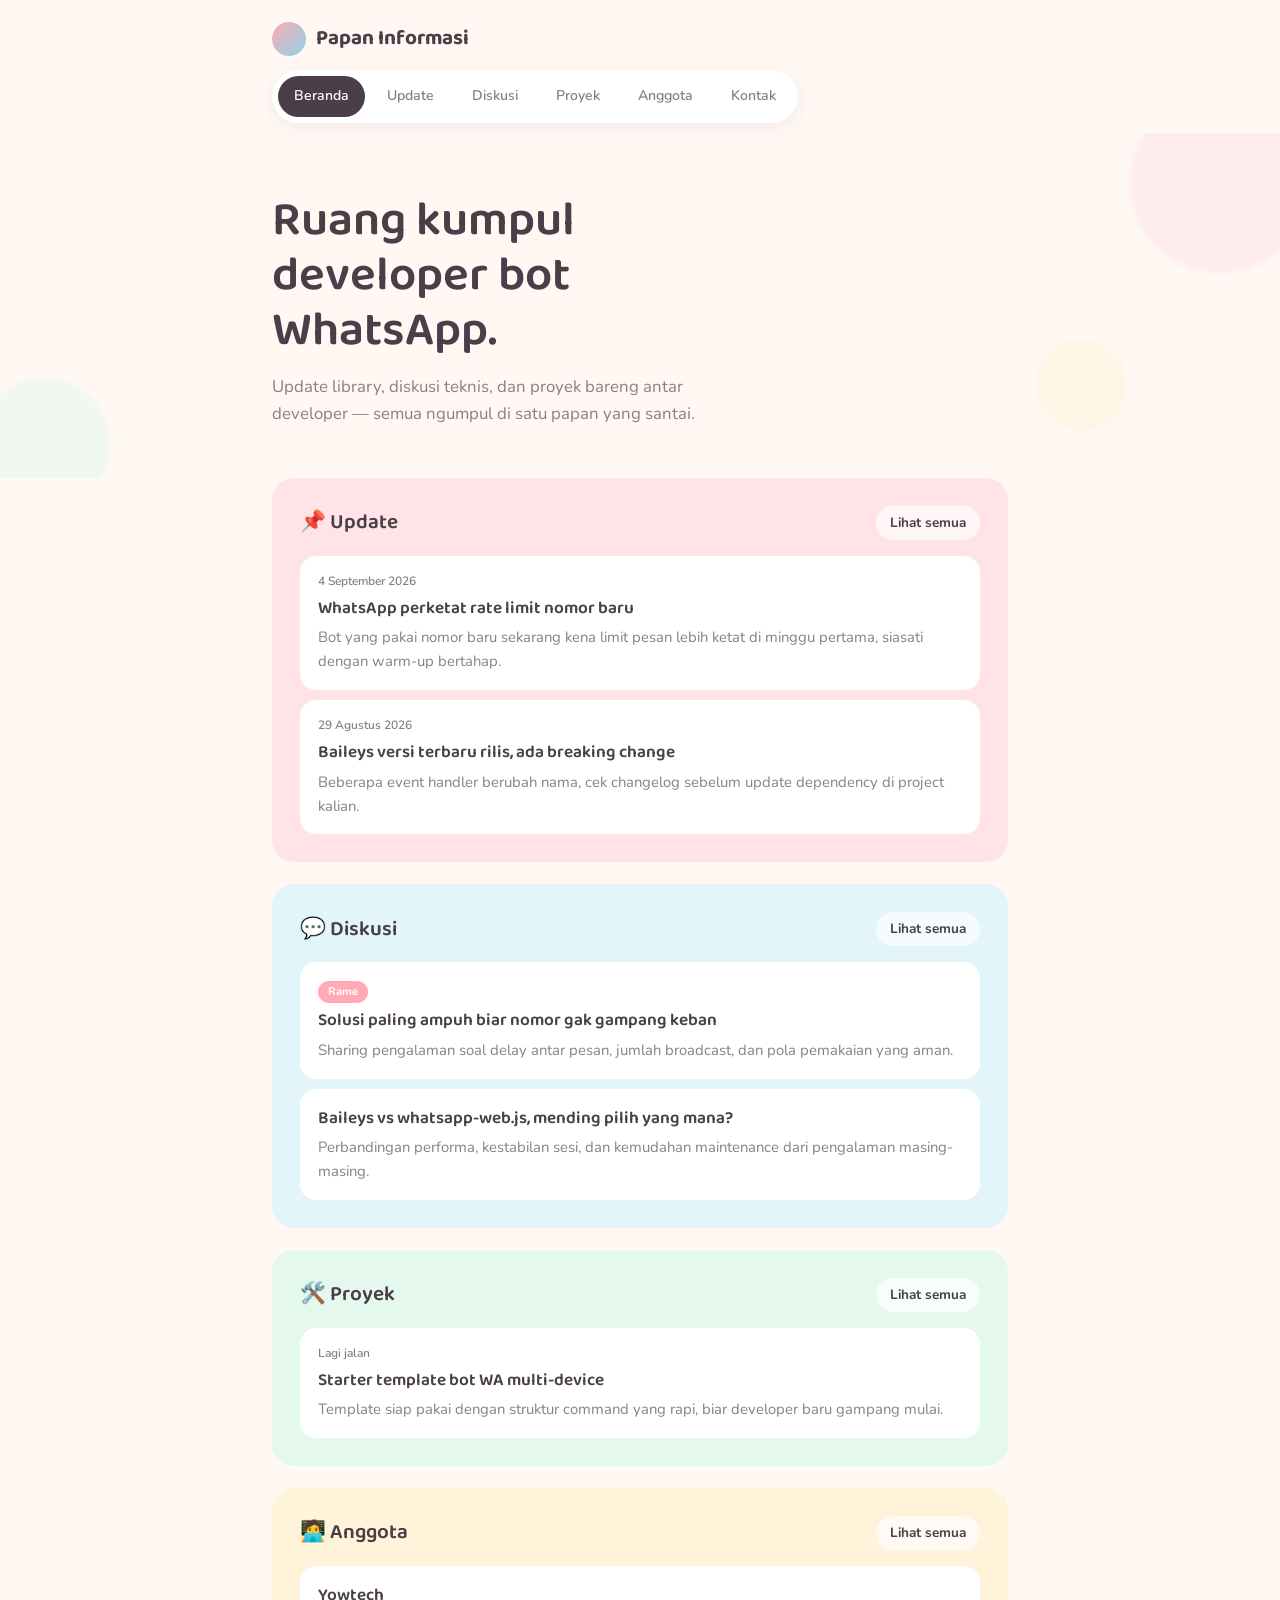
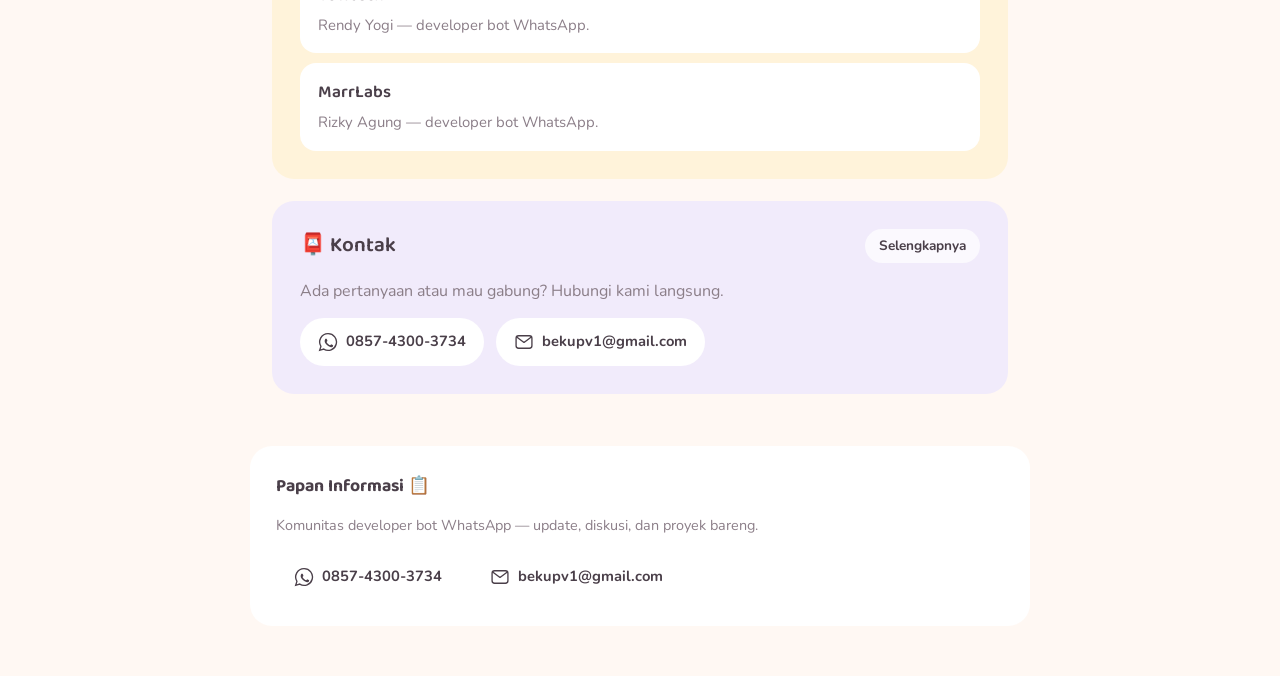
<file: index.html>
<!DOCTYPE html>
<html lang="id">
<head>
<meta charset="UTF-8">
<meta name="viewport" content="width=device-width, initial-scale=1.0">
<title>Papan Informasi</title>
<link rel="stylesheet" href="style.css">
</head>
<body>

<!-- ============================================================
     NAMA SITUS: ganti teks "Papan Informasi" di 2 tempat:
     tag <title> di atas, dan <span> di .brand di bawah ini.
     Kalau ganti nama, samain juga di semua file .html lain
     (update.html, diskusi.html, proyek.html, anggota.html, kontak.html)
     ============================================================ -->
<header class="topbar">
  <div class="wrap">
    <a href="index.html" class="brand"><span class="dot"></span><span>Papan Informasi</span></a>
    <nav class="pillnav">
      <a href="index.html" class="active">Beranda</a>
      <a href="update.html">Update</a>
      <a href="diskusi.html">Diskusi</a>
      <a href="proyek.html">Proyek</a>
      <a href="anggota.html">Anggota</a>
      <a href="kontak.html">Kontak</a>
    </nav>
  </div>
</header>

<!-- Teks hero / judul besar, bebas diganti -->
<section class="hero">
  <span class="blob b1"></span>
  <span class="blob b2"></span>
  <span class="blob b3"></span>
  <div class="wrap">
    <h1>Ruang kumpul developer bot WhatsApp.</h1>
    <p>Update library, diskusi teknis, dan proyek bareng antar developer — semua ngumpul di satu papan yang santai.</p>
  </div>
</section>

<main class="wrap">

  <!-- ===== KATEGORI: UPDATE (preview 2 item terbaru) ===== -->
  <section class="section cat-update">
    <div class="head">
      <h2>📌 Update</h2>
      <a class="more" href="update.html">Lihat semua</a>
    </div>
    <article class="entry">
      <div class="meta">4 September 2026</div>
      <h3>WhatsApp perketat rate limit nomor baru</h3>
      <p>Bot yang pakai nomor baru sekarang kena limit pesan lebih ketat di minggu pertama, siasati dengan warm-up bertahap.</p>
    </article>
    <article class="entry">
      <div class="meta">29 Agustus 2026</div>
      <h3>Baileys versi terbaru rilis, ada breaking change</h3>
      <p>Beberapa event handler berubah nama, cek changelog sebelum update dependency di project kalian.</p>
    </article>
  </section>

  <!-- ===== KATEGORI: DISKUSI ===== -->
  <section class="section cat-diskusi">
    <div class="head">
      <h2>💬 Diskusi</h2>
      <a class="more" href="diskusi.html">Lihat semua</a>
    </div>
    <article class="entry">
      <span class="tag">Rame</span>
      <h3>Solusi paling ampuh biar nomor gak gampang keban</h3>
      <p>Sharing pengalaman soal delay antar pesan, jumlah broadcast, dan pola pemakaian yang aman.</p>
    </article>
    <article class="entry">
      <h3>Baileys vs whatsapp-web.js, mending pilih yang mana?</h3>
      <p>Perbandingan performa, kestabilan sesi, dan kemudahan maintenance dari pengalaman masing-masing.</p>
    </article>
  </section>

  <!-- ===== KATEGORI: PROYEK ===== -->
  <section class="section cat-proyek">
    <div class="head">
      <h2>🛠️ Proyek</h2>
      <a class="more" href="proyek.html">Lihat semua</a>
    </div>
    <article class="entry">
      <div class="meta">Lagi jalan</div>
      <h3>Starter template bot WA multi-device</h3>
      <p>Template siap pakai dengan struktur command yang rapi, biar developer baru gampang mulai.</p>
    </article>
  </section>

  <!-- ===== KATEGORI: ANGGOTA =====
       Tiap anggota = satu <article class="entry">.
       Copy salah satu blok di bawah buat nambah anggota baru. ===== -->
  <section class="section cat-anggota">
    <div class="head">
      <h2>🧑‍💻 Anggota</h2>
      <a class="more" href="anggota.html">Lihat semua</a>
    </div>
    <article class="entry">
      <h3>Yowtech</h3>
      <p>Rendy Yogi — developer bot WhatsApp.</p>
    </article>
    <article class="entry">
      <h3>MarrLabs</h3>
      <p>Rizky Agung — developer bot WhatsApp.</p>
    </article>
  </section>

  <!-- ===== KATEGORI: KONTAK
       Nomor WA & email dipakai di sini DAN di footer semua halaman.
       Kalau ganti kontak, cari & replace di semua file .html. ===== -->
  <section class="section cat-kontak">
    <div class="head">
      <h2>📮 Kontak</h2>
      <a class="more" href="kontak.html">Selengkapnya</a>
    </div>
    <p style="color: var(--ink-soft); margin-bottom: 14px;">Ada pertanyaan atau mau gabung? Hubungi kami langsung.</p>
    <div class="contact-row">
      <a class="contact-pill" href="https://wa.me/6285743003734" target="_blank" rel="noopener">
        <svg class="ic" viewBox="0 0 24 24" fill="none"><path d="M12 2a10 10 0 0 0-8.5 15.2L2 22l4.9-1.5A10 10 0 1 0 12 2Z" stroke="currentColor" stroke-width="1.6"/><path d="M8.5 8.7c.2-.6.5-.6.8-.6h.6c.2 0 .4 0 .6.4.2.5.7 1.6.7 1.8.1.1.1.3 0 .4-.1.2-.1.3-.3.4l-.4.5c-.1.2-.3.3-.1.6.2.3.8 1.3 1.7 2.1 1.1 1 2 1.3 2.3 1.5.3.1.5.1.6-.1l.6-.7c.2-.2.4-.2.6-.1l1.5.7c.2.1.4.2.4.4.1.2.1 1-.2 1.3-.4.5-1.2 1-2.1.9-1.4-.1-3.2-.9-4.7-2.3-1.9-1.8-3-3.6-3.1-4.9-.1-.9.3-1.6.6-1.9Z" fill="currentColor"/></svg>
        0857-4300-3734
      </a>
      <a class="contact-pill" href="mailto:bekupv1@gmail.com">
        <svg class="ic" viewBox="0 0 24 24" fill="none"><rect x="2.5" y="4.5" width="19" height="15" rx="3" stroke="currentColor" stroke-width="1.6"/><path d="M4 6.5l8 6 8-6" stroke="currentColor" stroke-width="1.6" stroke-linecap="round" stroke-linejoin="round"/></svg>
        bekupv1@gmail.com
      </a>
    </div>
  </section>

</main>

<!-- ============================================================
     FOOTER: blok yang sama persis ditaruh di semua halaman.
     Kalau ganti kontak/nama situs, edit di sini juga.
     ============================================================ -->
<footer>
  <div class="wrap">
    <div class="foot-top">
      <span>Papan Informasi 📋</span>
    </div>
    <p class="tagline">Komunitas developer bot WhatsApp — update, diskusi, dan proyek bareng.</p>
    <div class="contact-row">
      <a class="contact-pill" href="https://wa.me/6285743003734" target="_blank" rel="noopener">
        <svg class="ic" viewBox="0 0 24 24" fill="none"><path d="M12 2a10 10 0 0 0-8.5 15.2L2 22l4.9-1.5A10 10 0 1 0 12 2Z" stroke="currentColor" stroke-width="1.6"/><path d="M8.5 8.7c.2-.6.5-.6.8-.6h.6c.2 0 .4 0 .6.4.2.5.7 1.6.7 1.8.1.1.1.3 0 .4-.1.2-.1.3-.3.4l-.4.5c-.1.2-.3.3-.1.6.2.3.8 1.3 1.7 2.1 1.1 1 2 1.3 2.3 1.5.3.1.5.1.6-.1l.6-.7c.2-.2.4-.2.6-.1l1.5.7c.2.1.4.2.4.4.1.2.1 1-.2 1.3-.4.5-1.2 1-2.1.9-1.4-.1-3.2-.9-4.7-2.3-1.9-1.8-3-3.6-3.1-4.9-.1-.9.3-1.6.6-1.9Z" fill="currentColor"/></svg>
        0857-4300-3734
      </a>
      <a class="contact-pill" href="mailto:bekupv1@gmail.com">
        <svg class="ic" viewBox="0 0 24 24" fill="none"><rect x="2.5" y="4.5" width="19" height="15" rx="3" stroke="currentColor" stroke-width="1.6"/><path d="M4 6.5l8 6 8-6" stroke="currentColor" stroke-width="1.6" stroke-linecap="round" stroke-linejoin="round"/></svg>
        bekupv1@gmail.com
      </a>
    </div>
  </div>
</footer>

</body>
</html>
</file>
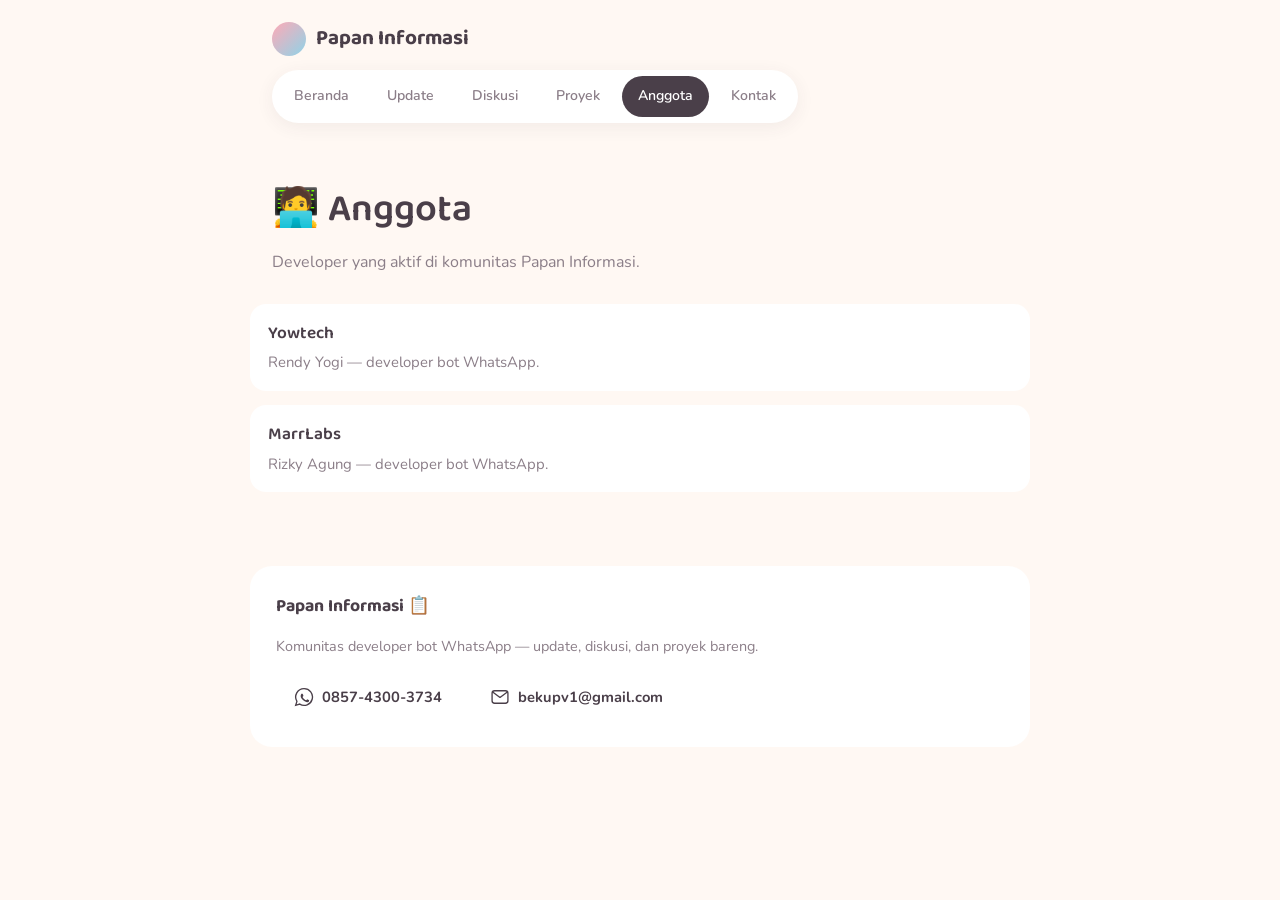
<file: anggota.html>
<!DOCTYPE html>
<html lang="id">
<head>
<meta charset="UTF-8">
<meta name="viewport" content="width=device-width, initial-scale=1.0">
<title>Anggota — Papan Informasi</title>
<link rel="stylesheet" href="style.css">
</head>
<body>

<header class="topbar">
  <div class="wrap">
    <a href="index.html" class="brand"><span class="dot"></span><span>Papan Informasi</span></a>
    <nav class="pillnav">
      <a href="index.html">Beranda</a>
      <a href="update.html">Update</a>
      <a href="diskusi.html">Diskusi</a>
      <a href="proyek.html">Proyek</a>
      <a href="anggota.html" class="active">Anggota</a>
      <a href="kontak.html">Kontak</a>
    </nav>
  </div>
</header>

<div class="page-head">
  <div class="wrap">
    <h1>🧑‍💻 Anggota</h1>
    <p>Developer yang aktif di komunitas Papan Informasi.</p>
  </div>
</div>

<!-- ===== DAFTAR ANGGOTA =====
     Tiap anggota = satu <article class="entry">.
     <h3> = alias/nama panggilan, <p> = nama asli (bisa ditambah role kalau mau).
     Copy blok di bawah buat nambah anggota baru. ===== -->
<main class="wrap stack">

  <article class="entry">
    <h3>Yowtech</h3>
    <p>Rendy Yogi — developer bot WhatsApp.</p>
  </article>

  <article class="entry">
    <h3>MarrLabs</h3>
    <p>Rizky Agung — developer bot WhatsApp.</p>
  </article>

  <!--
  Contoh nambah anggota baru, tinggal copy paste blok ini
  dan ganti alias + nama aslinya:

  <article class="entry">
    <h3>Alias</h3>
    <p>Nama Asli — deskripsi singkat.</p>
  </article>
  -->

</main>

<footer>
  <div class="wrap">
    <div class="foot-top">
      <span>Papan Informasi 📋</span>
    </div>
    <p class="tagline">Komunitas developer bot WhatsApp — update, diskusi, dan proyek bareng.</p>
    <div class="contact-row">
      <a class="contact-pill" href="https://wa.me/6285743003734" target="_blank" rel="noopener">
        <svg class="ic" viewBox="0 0 24 24" fill="none"><path d="M12 2a10 10 0 0 0-8.5 15.2L2 22l4.9-1.5A10 10 0 1 0 12 2Z" stroke="currentColor" stroke-width="1.6"/><path d="M8.5 8.7c.2-.6.5-.6.8-.6h.6c.2 0 .4 0 .6.4.2.5.7 1.6.7 1.8.1.1.1.3 0 .4-.1.2-.1.3-.3.4l-.4.5c-.1.2-.3.3-.1.6.2.3.8 1.3 1.7 2.1 1.1 1 2 1.3 2.3 1.5.3.1.5.1.6-.1l.6-.7c.2-.2.4-.2.6-.1l1.5.7c.2.1.4.2.4.4.1.2.1 1-.2 1.3-.4.5-1.2 1-2.1.9-1.4-.1-3.2-.9-4.7-2.3-1.9-1.8-3-3.6-3.1-4.9-.1-.9.3-1.6.6-1.9Z" fill="currentColor"/></svg>
        0857-4300-3734
      </a>
      <a class="contact-pill" href="mailto:bekupv1@gmail.com">
        <svg class="ic" viewBox="0 0 24 24" fill="none"><rect x="2.5" y="4.5" width="19" height="15" rx="3" stroke="currentColor" stroke-width="1.6"/><path d="M4 6.5l8 6 8-6" stroke="currentColor" stroke-width="1.6" stroke-linecap="round" stroke-linejoin="round"/></svg>
        bekupv1@gmail.com
      </a>
    </div>
  </div>
</footer>

</body>
</html>
</file>
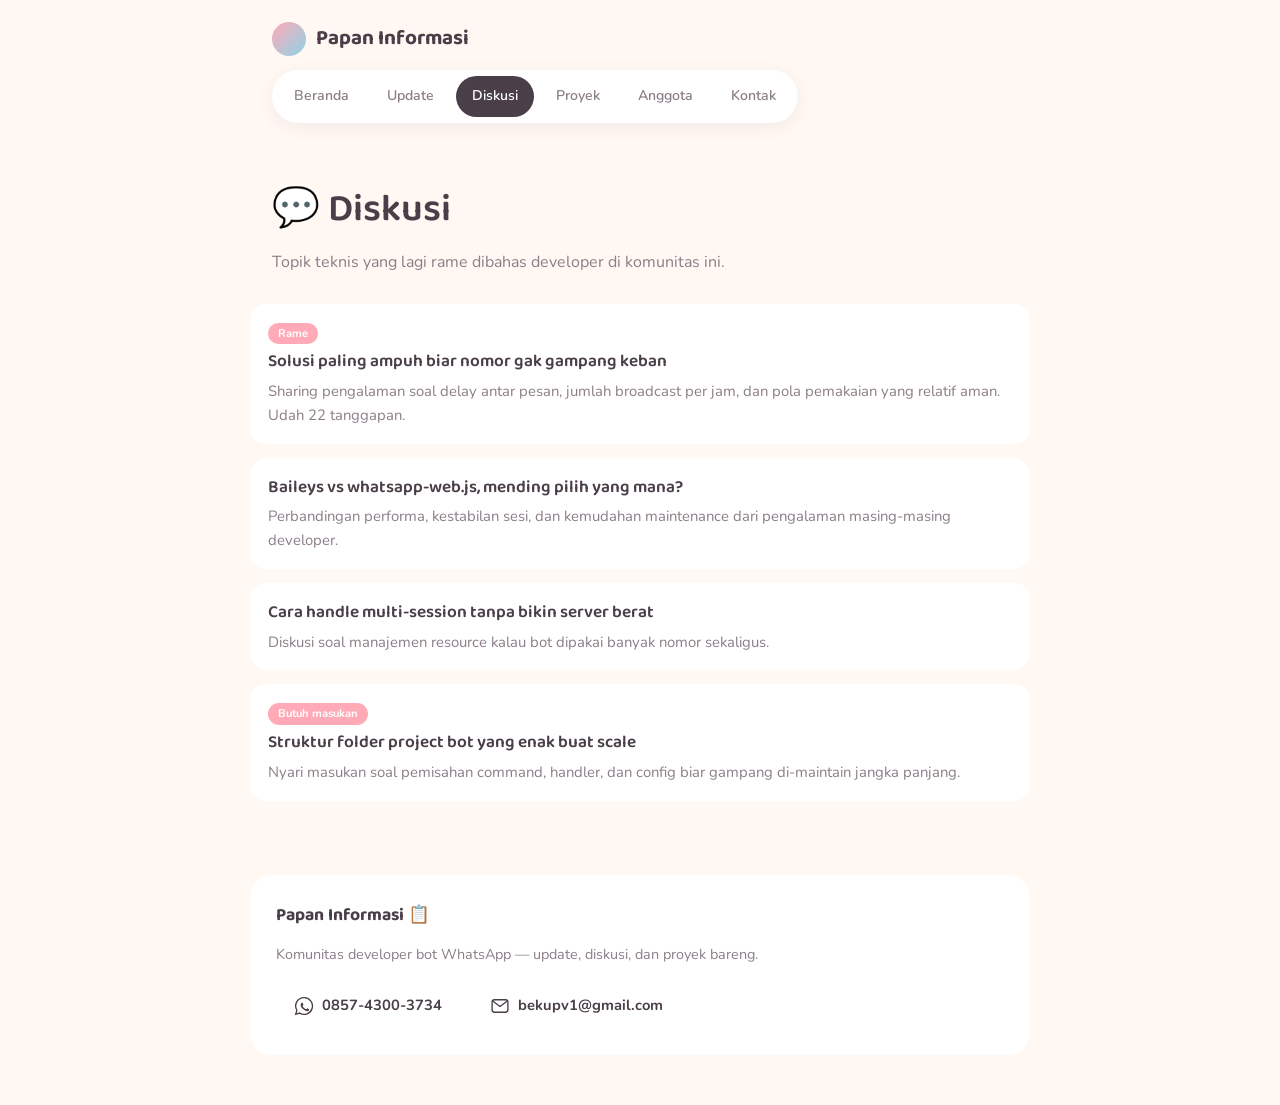
<file: diskusi.html>
<!DOCTYPE html>
<html lang="id">
<head>
<meta charset="UTF-8">
<meta name="viewport" content="width=device-width, initial-scale=1.0">
<title>Diskusi — Papan Informasi</title>
<link rel="stylesheet" href="style.css">
</head>
<body>

<header class="topbar">
  <div class="wrap">
    <a href="index.html" class="brand"><span class="dot"></span><span>Papan Informasi</span></a>
    <nav class="pillnav">
      <a href="index.html">Beranda</a>
      <a href="update.html">Update</a>
      <a href="diskusi.html" class="active">Diskusi</a>
      <a href="proyek.html">Proyek</a>
      <a href="anggota.html">Anggota</a>
      <a href="kontak.html">Kontak</a>
    </nav>
  </div>
</header>

<div class="page-head">
  <div class="wrap">
    <h1>💬 Diskusi</h1>
    <p>Topik teknis yang lagi rame dibahas developer di komunitas ini.</p>
  </div>
</div>

<!-- ===== DAFTAR DISKUSI =====
     Tiap topik = satu <article class="entry">.
     Class "tag" opsional, dipakai buat label kecil kayak "Rame".
     Copy blok di bawah buat nambah topik baru. ===== -->
<main class="wrap stack">

  <article class="entry">
    <span class="tag">Rame</span>
    <h3>Solusi paling ampuh biar nomor gak gampang keban</h3>
    <p>Sharing pengalaman soal delay antar pesan, jumlah broadcast per jam, dan pola pemakaian yang relatif aman. Udah 22 tanggapan.</p>
  </article>

  <article class="entry">
    <h3>Baileys vs whatsapp-web.js, mending pilih yang mana?</h3>
    <p>Perbandingan performa, kestabilan sesi, dan kemudahan maintenance dari pengalaman masing-masing developer.</p>
  </article>

  <article class="entry">
    <h3>Cara handle multi-session tanpa bikin server berat</h3>
    <p>Diskusi soal manajemen resource kalau bot dipakai banyak nomor sekaligus.</p>
  </article>

  <article class="entry">
    <span class="tag">Butuh masukan</span>
    <h3>Struktur folder project bot yang enak buat scale</h3>
    <p>Nyari masukan soal pemisahan command, handler, dan config biar gampang di-maintain jangka panjang.</p>
  </article>

</main>

<footer>
  <div class="wrap">
    <div class="foot-top">
      <span>Papan Informasi 📋</span>
    </div>
    <p class="tagline">Komunitas developer bot WhatsApp — update, diskusi, dan proyek bareng.</p>
    <div class="contact-row">
      <a class="contact-pill" href="https://wa.me/6285743003734" target="_blank" rel="noopener">
        <svg class="ic" viewBox="0 0 24 24" fill="none"><path d="M12 2a10 10 0 0 0-8.5 15.2L2 22l4.9-1.5A10 10 0 1 0 12 2Z" stroke="currentColor" stroke-width="1.6"/><path d="M8.5 8.7c.2-.6.5-.6.8-.6h.6c.2 0 .4 0 .6.4.2.5.7 1.6.7 1.8.1.1.1.3 0 .4-.1.2-.1.3-.3.4l-.4.5c-.1.2-.3.3-.1.6.2.3.8 1.3 1.7 2.1 1.1 1 2 1.3 2.3 1.5.3.1.5.1.6-.1l.6-.7c.2-.2.4-.2.6-.1l1.5.7c.2.1.4.2.4.4.1.2.1 1-.2 1.3-.4.5-1.2 1-2.1.9-1.4-.1-3.2-.9-4.7-2.3-1.9-1.8-3-3.6-3.1-4.9-.1-.9.3-1.6.6-1.9Z" fill="currentColor"/></svg>
        0857-4300-3734
      </a>
      <a class="contact-pill" href="mailto:bekupv1@gmail.com">
        <svg class="ic" viewBox="0 0 24 24" fill="none"><rect x="2.5" y="4.5" width="19" height="15" rx="3" stroke="currentColor" stroke-width="1.6"/><path d="M4 6.5l8 6 8-6" stroke="currentColor" stroke-width="1.6" stroke-linecap="round" stroke-linejoin="round"/></svg>
        bekupv1@gmail.com
      </a>
    </div>
  </div>
</footer>

</body>
</html>
</file>
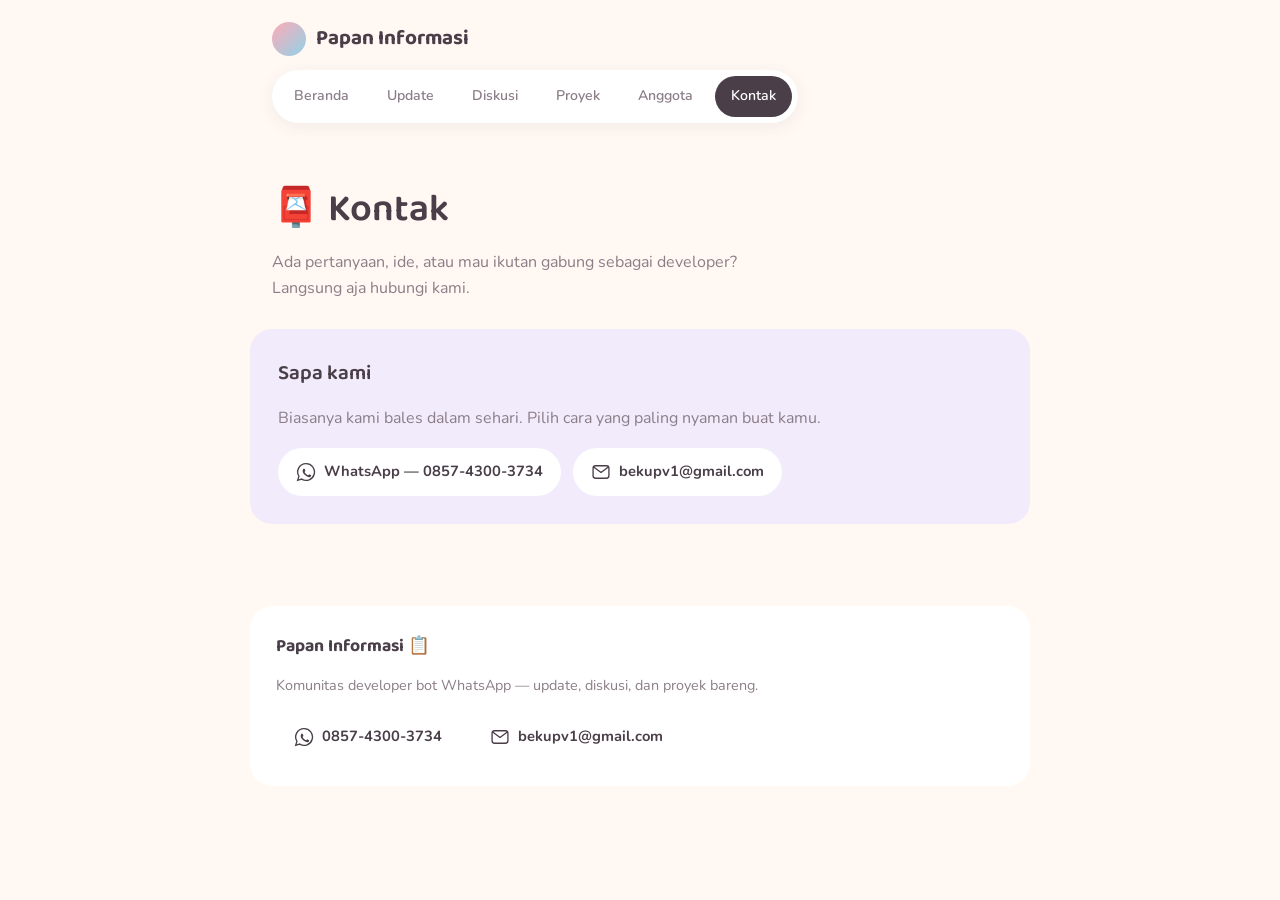
<file: kontak.html>
<!DOCTYPE html>
<html lang="id">
<head>
<meta charset="UTF-8">
<meta name="viewport" content="width=device-width, initial-scale=1.0">
<title>Kontak — Papan Informasi</title>
<link rel="stylesheet" href="style.css">
</head>
<body>

<header class="topbar">
  <div class="wrap">
    <a href="index.html" class="brand"><span class="dot"></span><span>Papan Informasi</span></a>
    <nav class="pillnav">
      <a href="index.html">Beranda</a>
      <a href="update.html">Update</a>
      <a href="diskusi.html">Diskusi</a>
      <a href="proyek.html">Proyek</a>
      <a href="anggota.html">Anggota</a>
      <a href="kontak.html" class="active">Kontak</a>
    </nav>
  </div>
</header>

<div class="page-head">
  <div class="wrap">
    <h1>📮 Kontak</h1>
    <p>Ada pertanyaan, ide, atau mau ikutan gabung sebagai developer? Langsung aja hubungi kami.</p>
  </div>
</div>

<!-- ===== NOMOR WA & EMAIL =====
     Format link WhatsApp: https://wa.me/62xxxxxxxxxxx (pakai kode negara 62, tanpa 0 di depan).
     Nomor & email ini juga muncul di footer semua halaman lain —
     kalau ganti, cari & replace di semua file .html biar konsisten. ===== -->
<main class="wrap stack">

  <section class="section cat-kontak" style="animation-delay:.05s;">
    <div class="head">
      <h2>Sapa kami</h2>
    </div>
    <p style="color: var(--ink-soft); margin-bottom: 16px;">Biasanya kami bales dalam sehari. Pilih cara yang paling nyaman buat kamu.</p>
    <div class="contact-row">
      <a class="contact-pill" href="https://wa.me/6285743003734" target="_blank" rel="noopener">
        <svg class="ic" viewBox="0 0 24 24" fill="none"><path d="M12 2a10 10 0 0 0-8.5 15.2L2 22l4.9-1.5A10 10 0 1 0 12 2Z" stroke="currentColor" stroke-width="1.6"/><path d="M8.5 8.7c.2-.6.5-.6.8-.6h.6c.2 0 .4 0 .6.4.2.5.7 1.6.7 1.8.1.1.1.3 0 .4-.1.2-.1.3-.3.4l-.4.5c-.1.2-.3.3-.1.6.2.3.8 1.3 1.7 2.1 1.1 1 2 1.3 2.3 1.5.3.1.5.1.6-.1l.6-.7c.2-.2.4-.2.6-.1l1.5.7c.2.1.4.2.4.4.1.2.1 1-.2 1.3-.4.5-1.2 1-2.1.9-1.4-.1-3.2-.9-4.7-2.3-1.9-1.8-3-3.6-3.1-4.9-.1-.9.3-1.6.6-1.9Z" fill="currentColor"/></svg>
        WhatsApp — 0857-4300-3734
      </a>
      <a class="contact-pill" href="mailto:bekupv1@gmail.com">
        <svg class="ic" viewBox="0 0 24 24" fill="none"><rect x="2.5" y="4.5" width="19" height="15" rx="3" stroke="currentColor" stroke-width="1.6"/><path d="M4 6.5l8 6 8-6" stroke="currentColor" stroke-width="1.6" stroke-linecap="round" stroke-linejoin="round"/></svg>
        bekupv1@gmail.com
      </a>
    </div>
  </section>

</main>

<footer>
  <div class="wrap">
    <div class="foot-top">
      <span>Papan Informasi 📋</span>
    </div>
    <p class="tagline">Komunitas developer bot WhatsApp — update, diskusi, dan proyek bareng.</p>
    <div class="contact-row">
      <a class="contact-pill" href="https://wa.me/6285743003734" target="_blank" rel="noopener">
        <svg class="ic" viewBox="0 0 24 24" fill="none"><path d="M12 2a10 10 0 0 0-8.5 15.2L2 22l4.9-1.5A10 10 0 1 0 12 2Z" stroke="currentColor" stroke-width="1.6"/><path d="M8.5 8.7c.2-.6.5-.6.8-.6h.6c.2 0 .4 0 .6.4.2.5.7 1.6.7 1.8.1.1.1.3 0 .4-.1.2-.1.3-.3.4l-.4.5c-.1.2-.3.3-.1.6.2.3.8 1.3 1.7 2.1 1.1 1 2 1.3 2.3 1.5.3.1.5.1.6-.1l.6-.7c.2-.2.4-.2.6-.1l1.5.7c.2.1.4.2.4.4.1.2.1 1-.2 1.3-.4.5-1.2 1-2.1.9-1.4-.1-3.2-.9-4.7-2.3-1.9-1.8-3-3.6-3.1-4.9-.1-.9.3-1.6.6-1.9Z" fill="currentColor"/></svg>
        0857-4300-3734
      </a>
      <a class="contact-pill" href="mailto:bekupv1@gmail.com">
        <svg class="ic" viewBox="0 0 24 24" fill="none"><rect x="2.5" y="4.5" width="19" height="15" rx="3" stroke="currentColor" stroke-width="1.6"/><path d="M4 6.5l8 6 8-6" stroke="currentColor" stroke-width="1.6" stroke-linecap="round" stroke-linejoin="round"/></svg>
        bekupv1@gmail.com
      </a>
    </div>
  </div>
</footer>

</body>
</html>
</file>
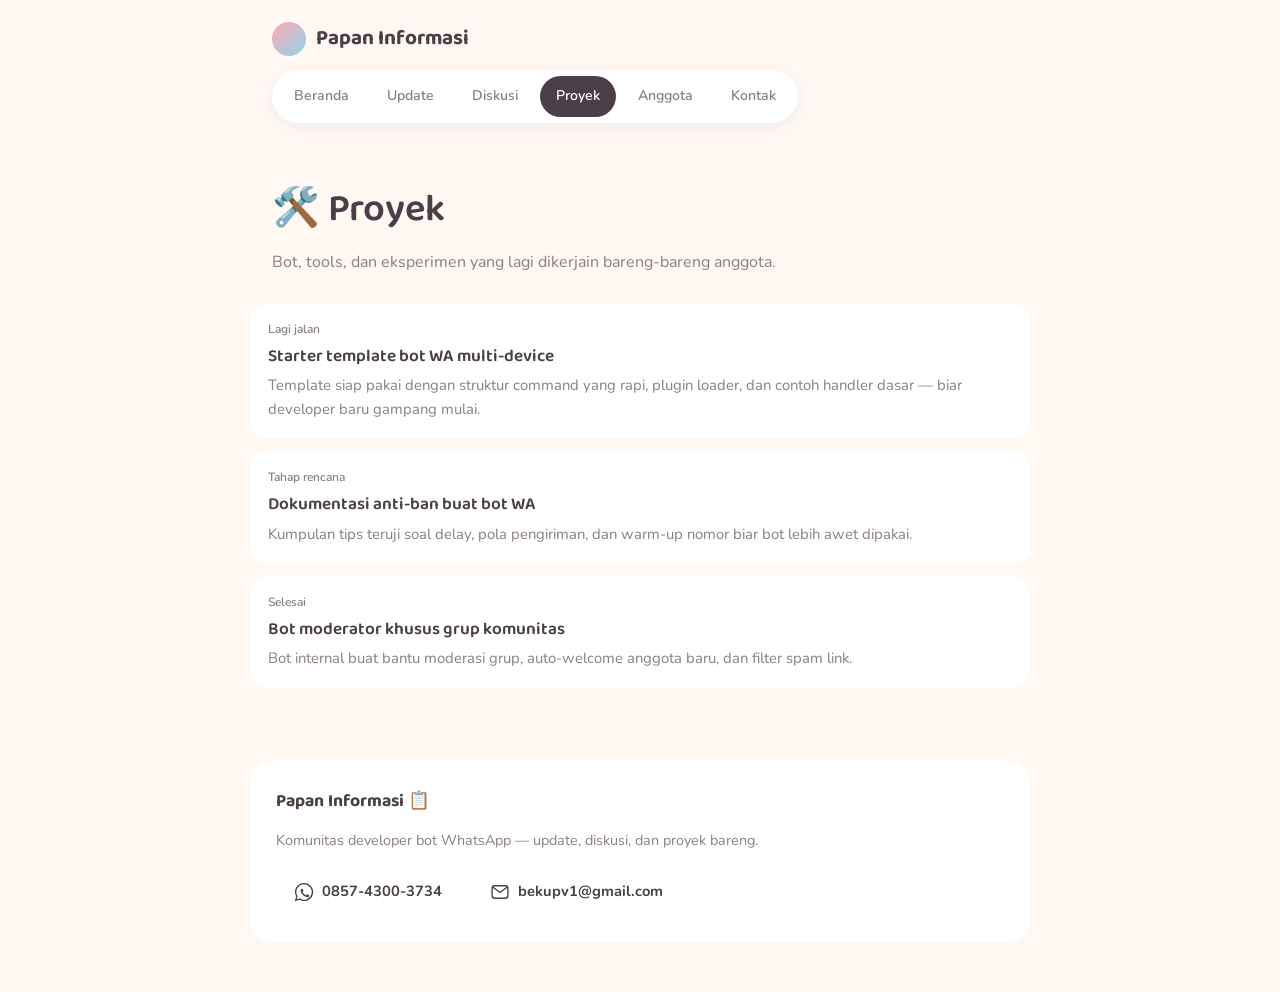
<file: proyek.html>
<!DOCTYPE html>
<html lang="id">
<head>
<meta charset="UTF-8">
<meta name="viewport" content="width=device-width, initial-scale=1.0">
<title>Proyek — Papan Informasi</title>
<link rel="stylesheet" href="style.css">
</head>
<body>

<header class="topbar">
  <div class="wrap">
    <a href="index.html" class="brand"><span class="dot"></span><span>Papan Informasi</span></a>
    <nav class="pillnav">
      <a href="index.html">Beranda</a>
      <a href="update.html">Update</a>
      <a href="diskusi.html">Diskusi</a>
      <a href="proyek.html" class="active">Proyek</a>
      <a href="anggota.html">Anggota</a>
      <a href="kontak.html">Kontak</a>
    </nav>
  </div>
</header>

<div class="page-head">
  <div class="wrap">
    <h1>🛠️ Proyek</h1>
    <p>Bot, tools, dan eksperimen yang lagi dikerjain bareng-bareng anggota.</p>
  </div>
</div>

<!-- ===== DAFTAR PROYEK =====
     Tiap proyek = satu <article class="entry">.
     Isi ".meta" bisa diganti jadi "Lagi jalan" / "Tahap rencana" / "Selesai".
     Copy blok di bawah buat nambah proyek baru. ===== -->
<main class="wrap stack">

  <article class="entry">
    <div class="meta">Lagi jalan</div>
    <h3>Starter template bot WA multi-device</h3>
    <p>Template siap pakai dengan struktur command yang rapi, plugin loader, dan contoh handler dasar — biar developer baru gampang mulai.</p>
  </article>

  <article class="entry">
    <div class="meta">Tahap rencana</div>
    <h3>Dokumentasi anti-ban buat bot WA</h3>
    <p>Kumpulan tips teruji soal delay, pola pengiriman, dan warm-up nomor biar bot lebih awet dipakai.</p>
  </article>

  <article class="entry">
    <div class="meta">Selesai</div>
    <h3>Bot moderator khusus grup komunitas</h3>
    <p>Bot internal buat bantu moderasi grup, auto-welcome anggota baru, dan filter spam link.</p>
  </article>

</main>

<footer>
  <div class="wrap">
    <div class="foot-top">
      <span>Papan Informasi 📋</span>
    </div>
    <p class="tagline">Komunitas developer bot WhatsApp — update, diskusi, dan proyek bareng.</p>
    <div class="contact-row">
      <a class="contact-pill" href="https://wa.me/6285743003734" target="_blank" rel="noopener">
        <svg class="ic" viewBox="0 0 24 24" fill="none"><path d="M12 2a10 10 0 0 0-8.5 15.2L2 22l4.9-1.5A10 10 0 1 0 12 2Z" stroke="currentColor" stroke-width="1.6"/><path d="M8.5 8.7c.2-.6.5-.6.8-.6h.6c.2 0 .4 0 .6.4.2.5.7 1.6.7 1.8.1.1.1.3 0 .4-.1.2-.1.3-.3.4l-.4.5c-.1.2-.3.3-.1.6.2.3.8 1.3 1.7 2.1 1.1 1 2 1.3 2.3 1.5.3.1.5.1.6-.1l.6-.7c.2-.2.4-.2.6-.1l1.5.7c.2.1.4.2.4.4.1.2.1 1-.2 1.3-.4.5-1.2 1-2.1.9-1.4-.1-3.2-.9-4.7-2.3-1.9-1.8-3-3.6-3.1-4.9-.1-.9.3-1.6.6-1.9Z" fill="currentColor"/></svg>
        0857-4300-3734
      </a>
      <a class="contact-pill" href="mailto:bekupv1@gmail.com">
        <svg class="ic" viewBox="0 0 24 24" fill="none"><rect x="2.5" y="4.5" width="19" height="15" rx="3" stroke="currentColor" stroke-width="1.6"/><path d="M4 6.5l8 6 8-6" stroke="currentColor" stroke-width="1.6" stroke-linecap="round" stroke-linejoin="round"/></svg>
        bekupv1@gmail.com
      </a>
    </div>
  </div>
</footer>

</body>
</html>
</file>
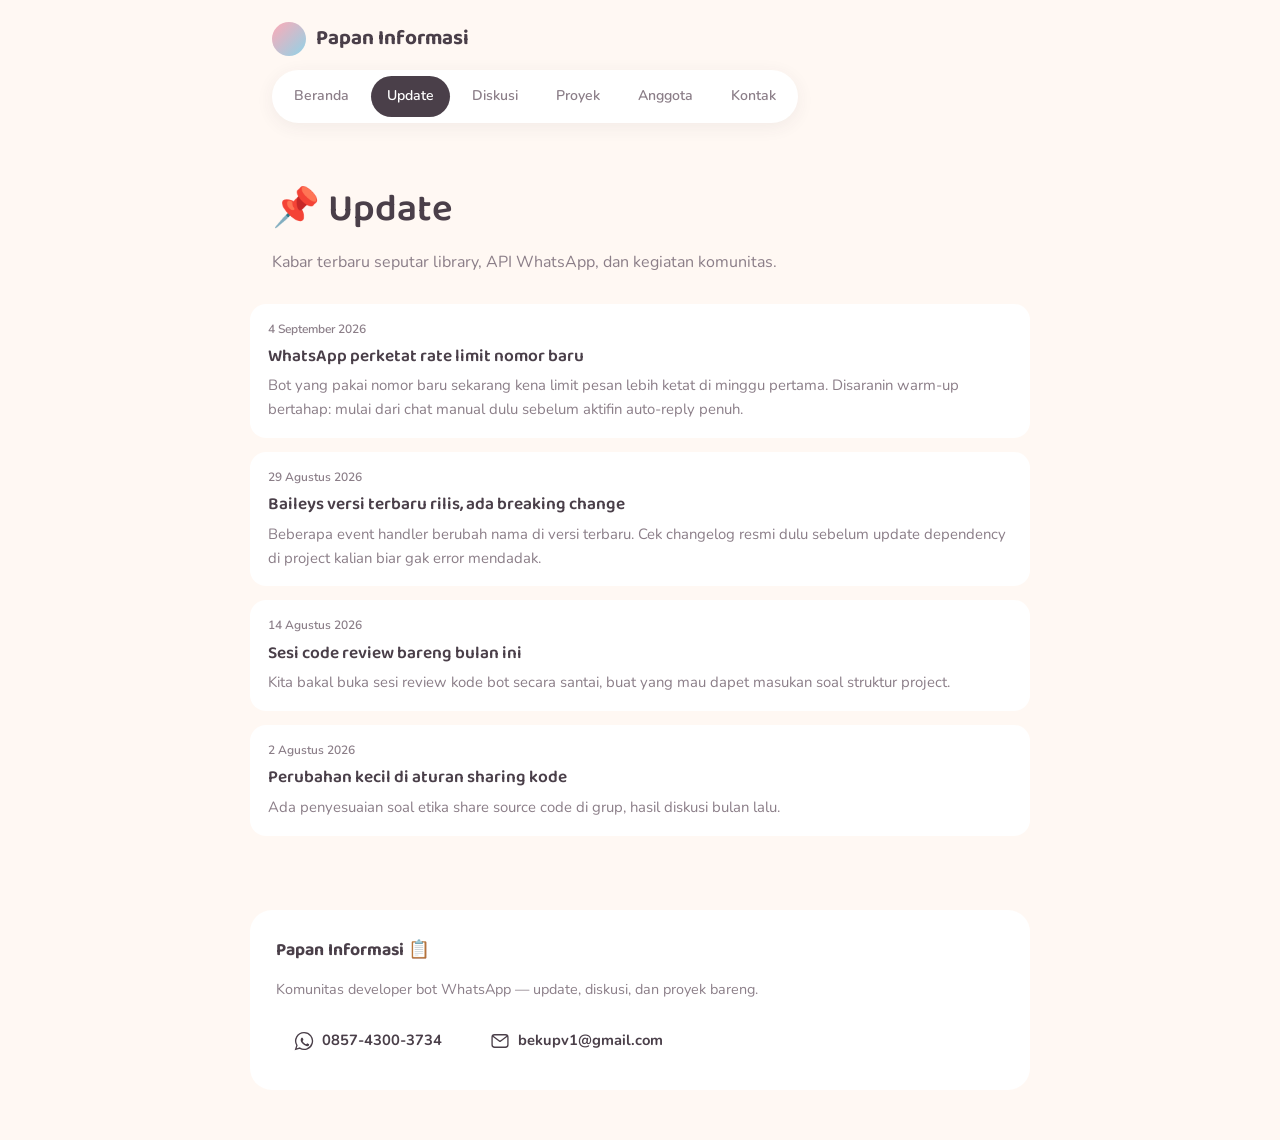
<file: update.html>
<!DOCTYPE html>
<html lang="id">
<head>
<meta charset="UTF-8">
<meta name="viewport" content="width=device-width, initial-scale=1.0">
<title>Update — Papan Informasi</title>
<link rel="stylesheet" href="style.css">
</head>
<body>

<header class="topbar">
  <div class="wrap">
    <a href="index.html" class="brand"><span class="dot"></span><span>Papan Informasi</span></a>
    <nav class="pillnav">
      <a href="index.html">Beranda</a>
      <a href="update.html" class="active">Update</a>
      <a href="diskusi.html">Diskusi</a>
      <a href="proyek.html">Proyek</a>
      <a href="anggota.html">Anggota</a>
      <a href="kontak.html">Kontak</a>
    </nav>
  </div>
</header>

<div class="page-head">
  <div class="wrap">
    <h1>📌 Update</h1>
    <p>Kabar terbaru seputar library, API WhatsApp, dan kegiatan komunitas.</p>
  </div>
</div>

<!-- ===== DAFTAR UPDATE =====
     Tiap update = satu <article class="entry">.
     Copy blok di bawah buat nambah update baru, taruh paling atas
     biar yang terbaru muncul duluan. ===== -->
<main class="wrap stack">

  <article class="entry">
    <div class="meta">4 September 2026</div>
    <h3>WhatsApp perketat rate limit nomor baru</h3>
    <p>Bot yang pakai nomor baru sekarang kena limit pesan lebih ketat di minggu pertama. Disaranin warm-up bertahap: mulai dari chat manual dulu sebelum aktifin auto-reply penuh.</p>
  </article>

  <article class="entry">
    <div class="meta">29 Agustus 2026</div>
    <h3>Baileys versi terbaru rilis, ada breaking change</h3>
    <p>Beberapa event handler berubah nama di versi terbaru. Cek changelog resmi dulu sebelum update dependency di project kalian biar gak error mendadak.</p>
  </article>

  <article class="entry">
    <div class="meta">14 Agustus 2026</div>
    <h3>Sesi code review bareng bulan ini</h3>
    <p>Kita bakal buka sesi review kode bot secara santai, buat yang mau dapet masukan soal struktur project.</p>
  </article>

  <article class="entry">
    <div class="meta">2 Agustus 2026</div>
    <h3>Perubahan kecil di aturan sharing kode</h3>
    <p>Ada penyesuaian soal etika share source code di grup, hasil diskusi bulan lalu.</p>
  </article>

</main>

<footer>
  <div class="wrap">
    <div class="foot-top">
      <span>Papan Informasi 📋</span>
    </div>
    <p class="tagline">Komunitas developer bot WhatsApp — update, diskusi, dan proyek bareng.</p>
    <div class="contact-row">
      <a class="contact-pill" href="https://wa.me/6285743003734" target="_blank" rel="noopener">
        <svg class="ic" viewBox="0 0 24 24" fill="none"><path d="M12 2a10 10 0 0 0-8.5 15.2L2 22l4.9-1.5A10 10 0 1 0 12 2Z" stroke="currentColor" stroke-width="1.6"/><path d="M8.5 8.7c.2-.6.5-.6.8-.6h.6c.2 0 .4 0 .6.4.2.5.7 1.6.7 1.8.1.1.1.3 0 .4-.1.2-.1.3-.3.4l-.4.5c-.1.2-.3.3-.1.6.2.3.8 1.3 1.7 2.1 1.1 1 2 1.3 2.3 1.5.3.1.5.1.6-.1l.6-.7c.2-.2.4-.2.6-.1l1.5.7c.2.1.4.2.4.4.1.2.1 1-.2 1.3-.4.5-1.2 1-2.1.9-1.4-.1-3.2-.9-4.7-2.3-1.9-1.8-3-3.6-3.1-4.9-.1-.9.3-1.6.6-1.9Z" fill="currentColor"/></svg>
        0857-4300-3734
      </a>
      <a class="contact-pill" href="mailto:bekupv1@gmail.com">
        <svg class="ic" viewBox="0 0 24 24" fill="none"><rect x="2.5" y="4.5" width="19" height="15" rx="3" stroke="currentColor" stroke-width="1.6"/><path d="M4 6.5l8 6 8-6" stroke="currentColor" stroke-width="1.6" stroke-linecap="round" stroke-linejoin="round"/></svg>
        bekupv1@gmail.com
      </a>
    </div>
  </div>
</footer>

</body>
</html>
</file>
<file: style.css>
/* ===========================================================
   PAPAN INFORMASI — komunitas developer bot WhatsApp
   Style pastel, santai, minimalis

   PANDUAN CEPAT:
   - Warna utama ada di :root di bawah. Ganti value hex-nya aja
     kalau mau ganti tema warna, gak perlu utak-atik bagian lain.
   - Tiap kategori (Update/Diskusi/Proyek/Anggota/Kontak) punya
     warna background sendiri, diatur di bagian ".section.cat-..."
   =========================================================== */

@import url('https://fonts.googleapis.com/css2?family=Baloo+2:wght@500;600;700&family=Nunito:wght@400;500;600;700&display=swap');

:root{
  /* --- warna dasar halaman & teks --- */
  --bg:      #FFF8F3;   /* warna background utama (krem lembut) */
  --card:    #FFFFFF;   /* warna kartu/kotak putih */
  --ink:     #4A3F49;   /* warna teks utama */
  --ink-soft:#8B7E88;   /* warna teks sekunder/deskripsi */

  /* --- warna pastel per kategori (soft = versi background terang) --- */
  --coral:   #FFAAB6;
  --coral-soft: #FFE3E7;   /* dipakai kategori Update */
  --sky:     #8FD3E8;
  --sky-soft:#E1F5FA;      /* dipakai kategori Diskusi */
  --mint:    #A9E4C4;
  --mint-soft:#E5F8ED;     /* dipakai kategori Proyek */
  --butter:  #FFD98E;
  --butter-soft:#FFF3DA;   /* dipakai kategori Anggota */
  --lilac:   #C9B6EA;
  --lilac-soft:#F1EBFB;    /* dipakai kategori Kontak */

  --radius: 22px;   /* kelengkungan sudut kartu besar */
  --max: 780px;     /* lebar maksimal konten */
}

*{ box-sizing: border-box; }

html{ scroll-behavior: smooth; }

body{
  margin: 0;
  background: var(--bg);
  color: var(--ink);
  font-family: 'Nunito', sans-serif;
  font-size: 16px;
  line-height: 1.6;
  -webkit-font-smoothing: antialiased;
  overflow-x: hidden;
}

h1, h2, h3{
  font-family: 'Baloo 2', sans-serif; /* font judul, bulat & santai */
  font-weight: 600;
  margin: 0;
}

a{ color: inherit; }
p{ margin: 0; }

.wrap{
  max-width: var(--max);
  margin: 0 auto;
  padding: 0 22px;
}

/* ---------- Top bar (nama situs + menu) ---------- */

.topbar{
  padding: 22px 0 10px;
}

.topbar .wrap{
  display: flex;
  align-items: center;
  justify-content: space-between;
  gap: 14px;
  flex-wrap: wrap;
}

.brand{
  display: flex;
  align-items: center;
  gap: 10px;
  text-decoration: none;
}

.brand .dot{
  width: 34px;
  height: 34px;
  border-radius: 50%;
  background: linear-gradient(135deg, var(--coral), var(--sky));
  flex-shrink: 0;
}

.brand span{
  font-family: 'Baloo 2', sans-serif;
  font-weight: 700;
  font-size: 1.3rem;
}

nav.pillnav{
  display: flex;
  gap: 6px;
  flex-wrap: wrap;
  background: var(--card);
  padding: 6px;
  border-radius: 999px;
  box-shadow: 0 4px 18px rgba(74, 63, 73, 0.07);
}

nav.pillnav a{
  padding: 9px 16px;
  border-radius: 999px;
  text-decoration: none;
  font-weight: 600;
  font-size: 0.88rem;
  color: var(--ink-soft);
  transition: background .25s ease, color .25s ease, transform .2s ease;
}

nav.pillnav a:hover{
  background: var(--sky-soft);
  color: var(--ink);
  transform: translateY(-1px);
}

nav.pillnav a.active{
  background: var(--ink);
  color: #fff;
}

/* ---------- Hero (judul besar di beranda) ---------- */

.hero{
  position: relative;
  padding: 60px 0 50px;
  overflow: hidden;
}

.blob{
  position: absolute;
  border-radius: 50%;
  filter: blur(2px);
  opacity: .55;
  z-index: 0;
}

.blob.b1{ width: 180px; height: 180px; background: var(--coral-soft); top: -40px; right: -30px; }
.blob.b2{ width: 130px; height: 130px; background: var(--mint-soft); bottom: -30px; left: -20px; }
.blob.b3{ width: 90px;  height: 90px;  background: var(--butter-soft); top: 60%; right: 12%; }

.hero .wrap{ position: relative; z-index: 1; }

.hero h1{
  font-size: clamp(2rem, 6vw, 3rem);
  line-height: 1.15;
  max-width: 16ch;
  opacity: 0;
  animation: floatUp .7s ease forwards; /* animasi muncul halus saat load */
}

.hero p{
  margin-top: 16px;
  max-width: 48ch;
  color: var(--ink-soft);
  font-size: 1.05rem;
  opacity: 0;
  animation: floatUp .7s ease forwards;
  animation-delay: .12s;
}

@keyframes floatUp{
  from{ opacity: 0; transform: translateY(14px); }
  to{ opacity: 1; transform: translateY(0); }
}

/* ---------- Kartu kategori besar (dipakai di beranda) ---------- */

.section{
  border-radius: var(--radius);
  padding: 28px;
  margin-bottom: 22px;
  opacity: 0;
  transform: translateY(16px);
  animation: floatUp .6s ease forwards;
}

/* Ganti warna kategori di sini kalau perlu */
.section.cat-update{ background: var(--coral-soft); }
.section.cat-diskusi{ background: var(--sky-soft); }
.section.cat-proyek{ background: var(--mint-soft); }
.section.cat-anggota{ background: var(--butter-soft); }
.section.cat-kontak{ background: var(--lilac-soft); }

.section .head{
  display: flex;
  align-items: center;
  justify-content: space-between;
  margin-bottom: 16px;
}

.section .head h2{ font-size: 1.3rem; }

.section .head a.more{
  font-size: 0.85rem;
  font-weight: 700;
  text-decoration: none;
  color: var(--ink);
  background: rgba(255,255,255,.7);
  padding: 6px 14px;
  border-radius: 999px;
  transition: transform .2s ease, background .2s ease;
}

.section .head a.more:hover{
  background: #fff;
  transform: translateX(2px);
}

/* ---------- Kartu isi (satu update / satu topik diskusi / satu anggota) ---------- */

.entry{
  background: var(--card);
  border-radius: 16px;
  padding: 16px 18px;
  margin-bottom: 10px;
  transition: transform .22s ease, box-shadow .22s ease; /* efek angkat pas di-hover */
}

.entry:last-child{ margin-bottom: 0; }

.entry:hover{
  transform: translateY(-3px);
  box-shadow: 0 10px 24px rgba(74, 63, 73, 0.1);
}

.entry .meta{
  font-size: 0.75rem;
  color: var(--ink-soft);
  font-weight: 600;
  margin-bottom: 4px;
}

.entry h3{
  font-size: 1.08rem;
  margin-bottom: 4px;
}

.entry p{
  color: var(--ink-soft);
  font-size: 0.93rem;
}

.tag{
  display: inline-block;
  font-size: 0.7rem;
  font-weight: 700;
  color: #fff;
  background: var(--coral);
  padding: 2px 10px;
  border-radius: 999px;
  margin-right: 6px;
  margin-bottom: 4px;
}

/* ---------- Judul halaman (dipakai di halaman selain beranda) ---------- */

.page-head{
  padding: 46px 0 24px;
}

.page-head h1{
  font-size: clamp(1.8rem, 5vw, 2.4rem);
  opacity: 0;
  animation: floatUp .6s ease forwards;
}

.page-head p{
  margin-top: 10px;
  color: var(--ink-soft);
  max-width: 52ch;
  opacity: 0;
  animation: floatUp .6s ease forwards;
  animation-delay: .1s;
}

.stack{ padding: 4px 0 30px; }

.stack .entry{ margin-bottom: 14px; }

/* ---------- Tombol kontak (WhatsApp & Email) ---------- */

.contact-row{
  display: flex;
  gap: 12px;
  flex-wrap: wrap;
  margin-top: 6px;
}

.contact-pill{
  display: inline-flex;
  align-items: center;
  gap: 8px;
  background: var(--card);
  padding: 12px 18px;
  border-radius: 999px;
  text-decoration: none;
  font-weight: 700;
  font-size: 0.92rem;
  color: var(--ink);
  transition: transform .2s ease, box-shadow .2s ease;
}

.contact-pill:hover{
  transform: translateY(-2px) scale(1.02);
  box-shadow: 0 10px 22px rgba(74, 63, 73, 0.12);
}

.contact-pill .ic{
  width: 20px;
  height: 20px;
  flex-shrink: 0;
}

/* ---------- Footer (bawah tiap halaman) ---------- */

footer{
  padding: 30px 0 50px;
}

footer .wrap{
  background: var(--card);
  border-radius: var(--radius);
  padding: 26px;
}

footer .foot-top{
  display: flex;
  justify-content: space-between;
  align-items: center;
  gap: 14px;
  flex-wrap: wrap;
  margin-bottom: 14px;
}

footer .foot-top span{
  font-family: 'Baloo 2', sans-serif;
  font-weight: 700;
  font-size: 1.1rem;
}

footer .tagline{
  color: var(--ink-soft);
  font-size: 0.9rem;
  margin-bottom: 16px;
}

/* ---------- Aksesibilitas: fokus keyboard & kurangi animasi ---------- */

a:focus-visible, button:focus-visible{
  outline: 2px solid var(--ink);
  outline-offset: 2px;
}

@media (prefers-reduced-motion: reduce){
  html{ scroll-behavior: auto; }
  .hero h1, .hero p, .section, .page-head h1, .page-head p{
    animation: none !important;
    opacity: 1 !important;
    transform: none !important;
  }
  .entry, .contact-pill, nav.pillnav a{
    transition: none !important;
  }
}

/* ---------- Tampilan HP ---------- */

@media (max-width: 600px){
  nav.pillnav{ width: 100%; justify-content: center; }
  .section .head{ flex-direction: column; align-items: flex-start; gap: 8px; }
}
</file>
